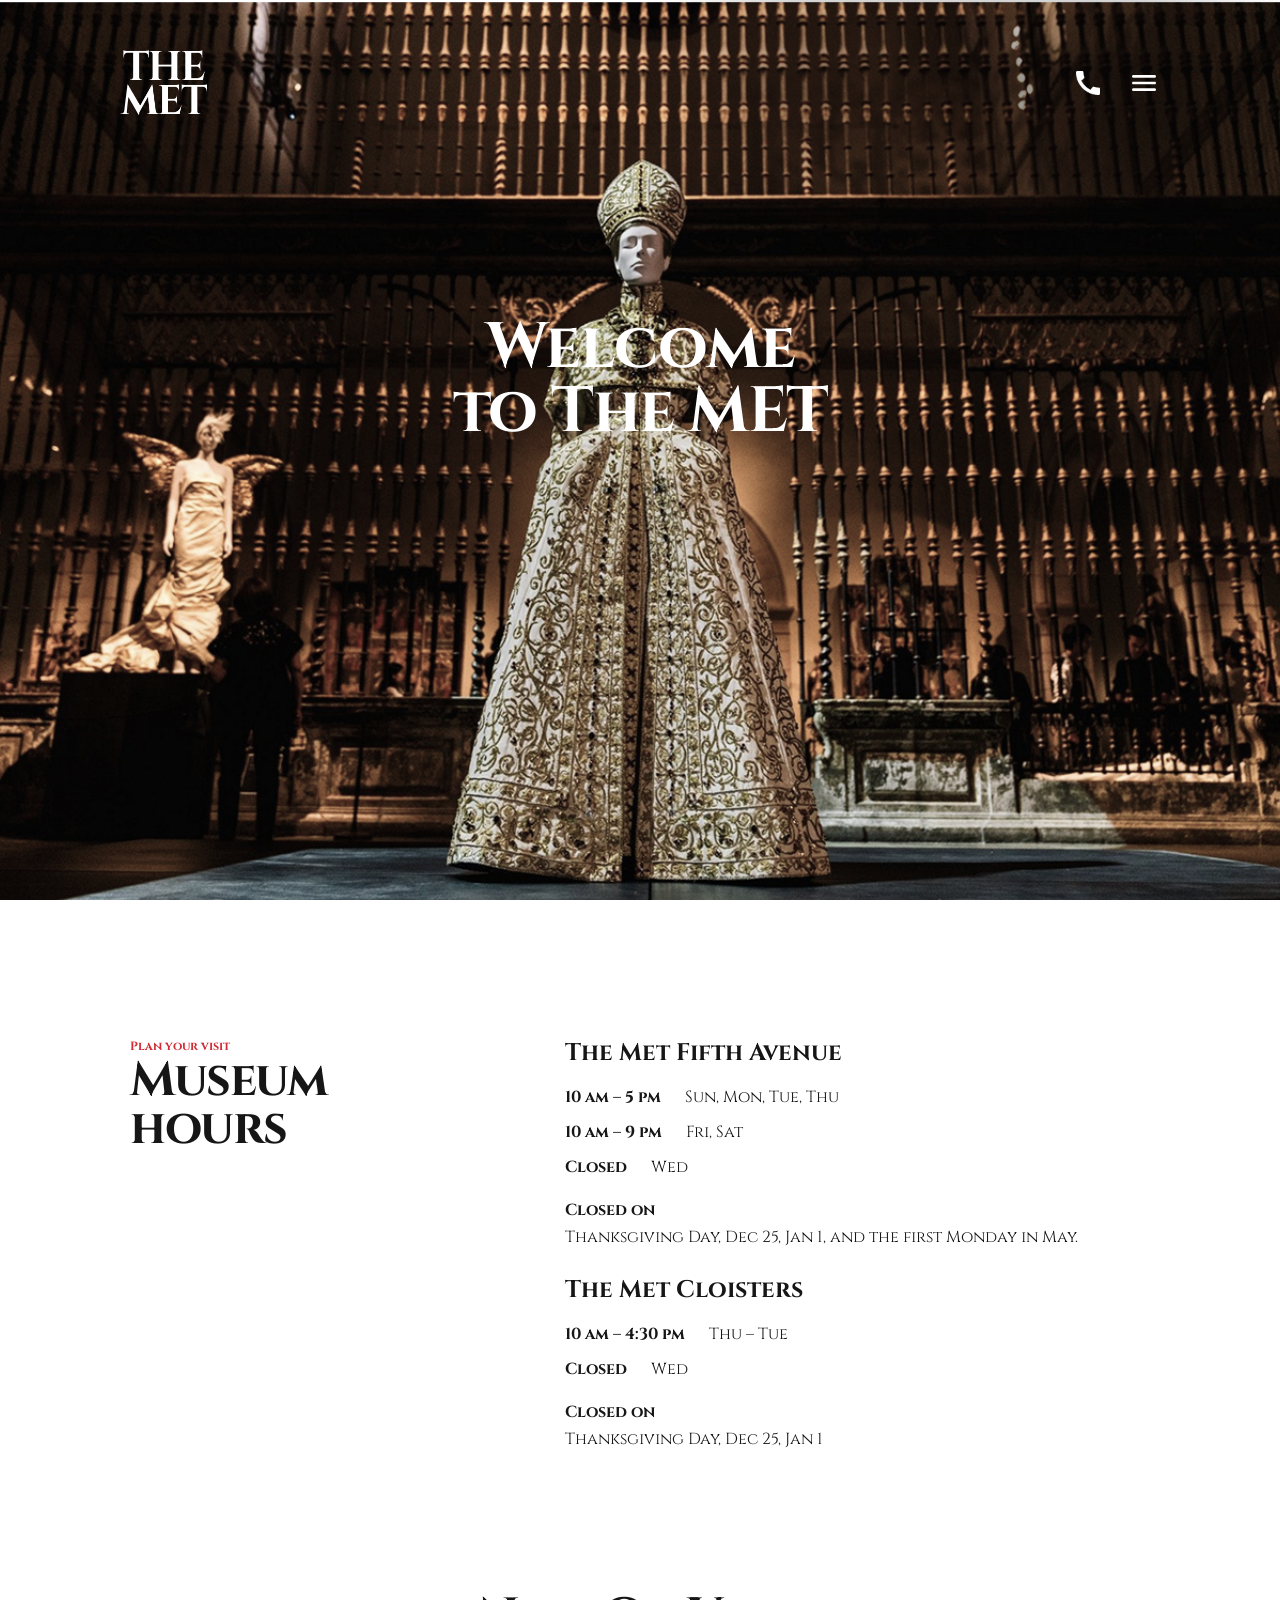
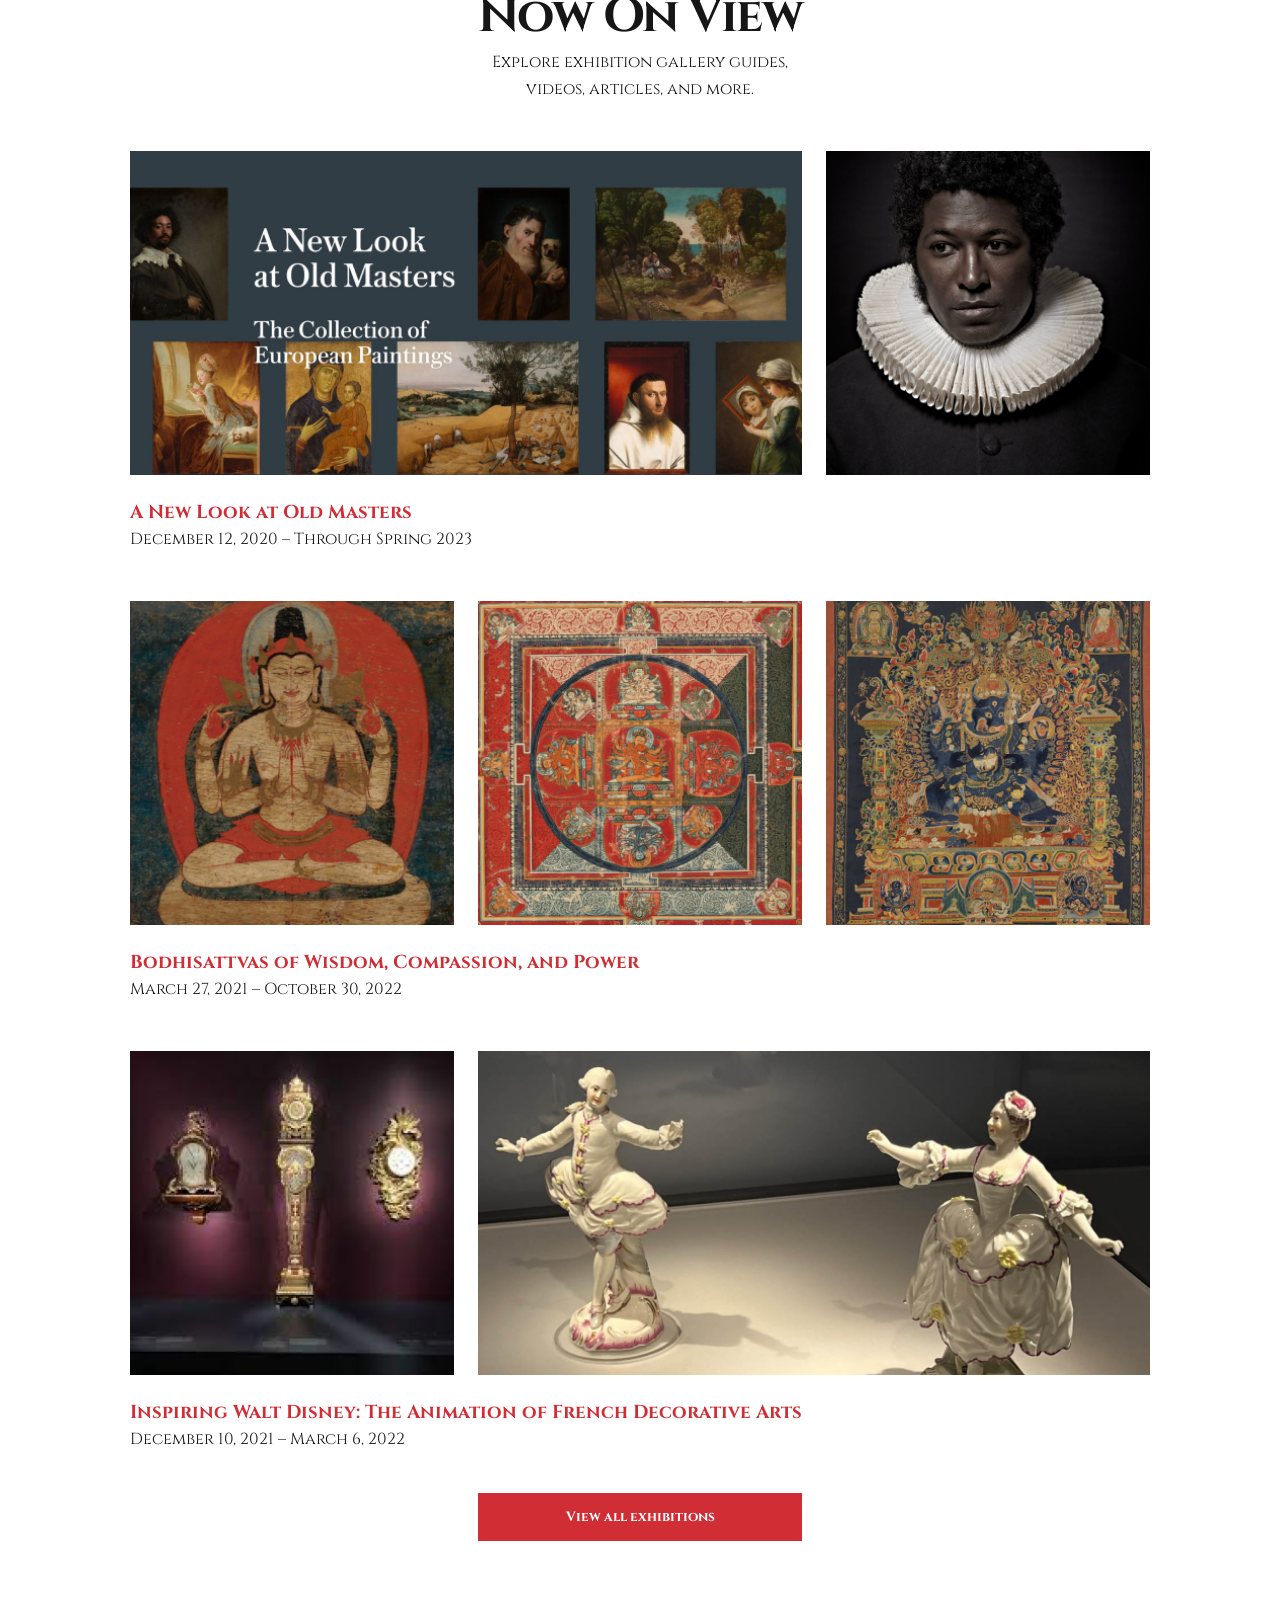
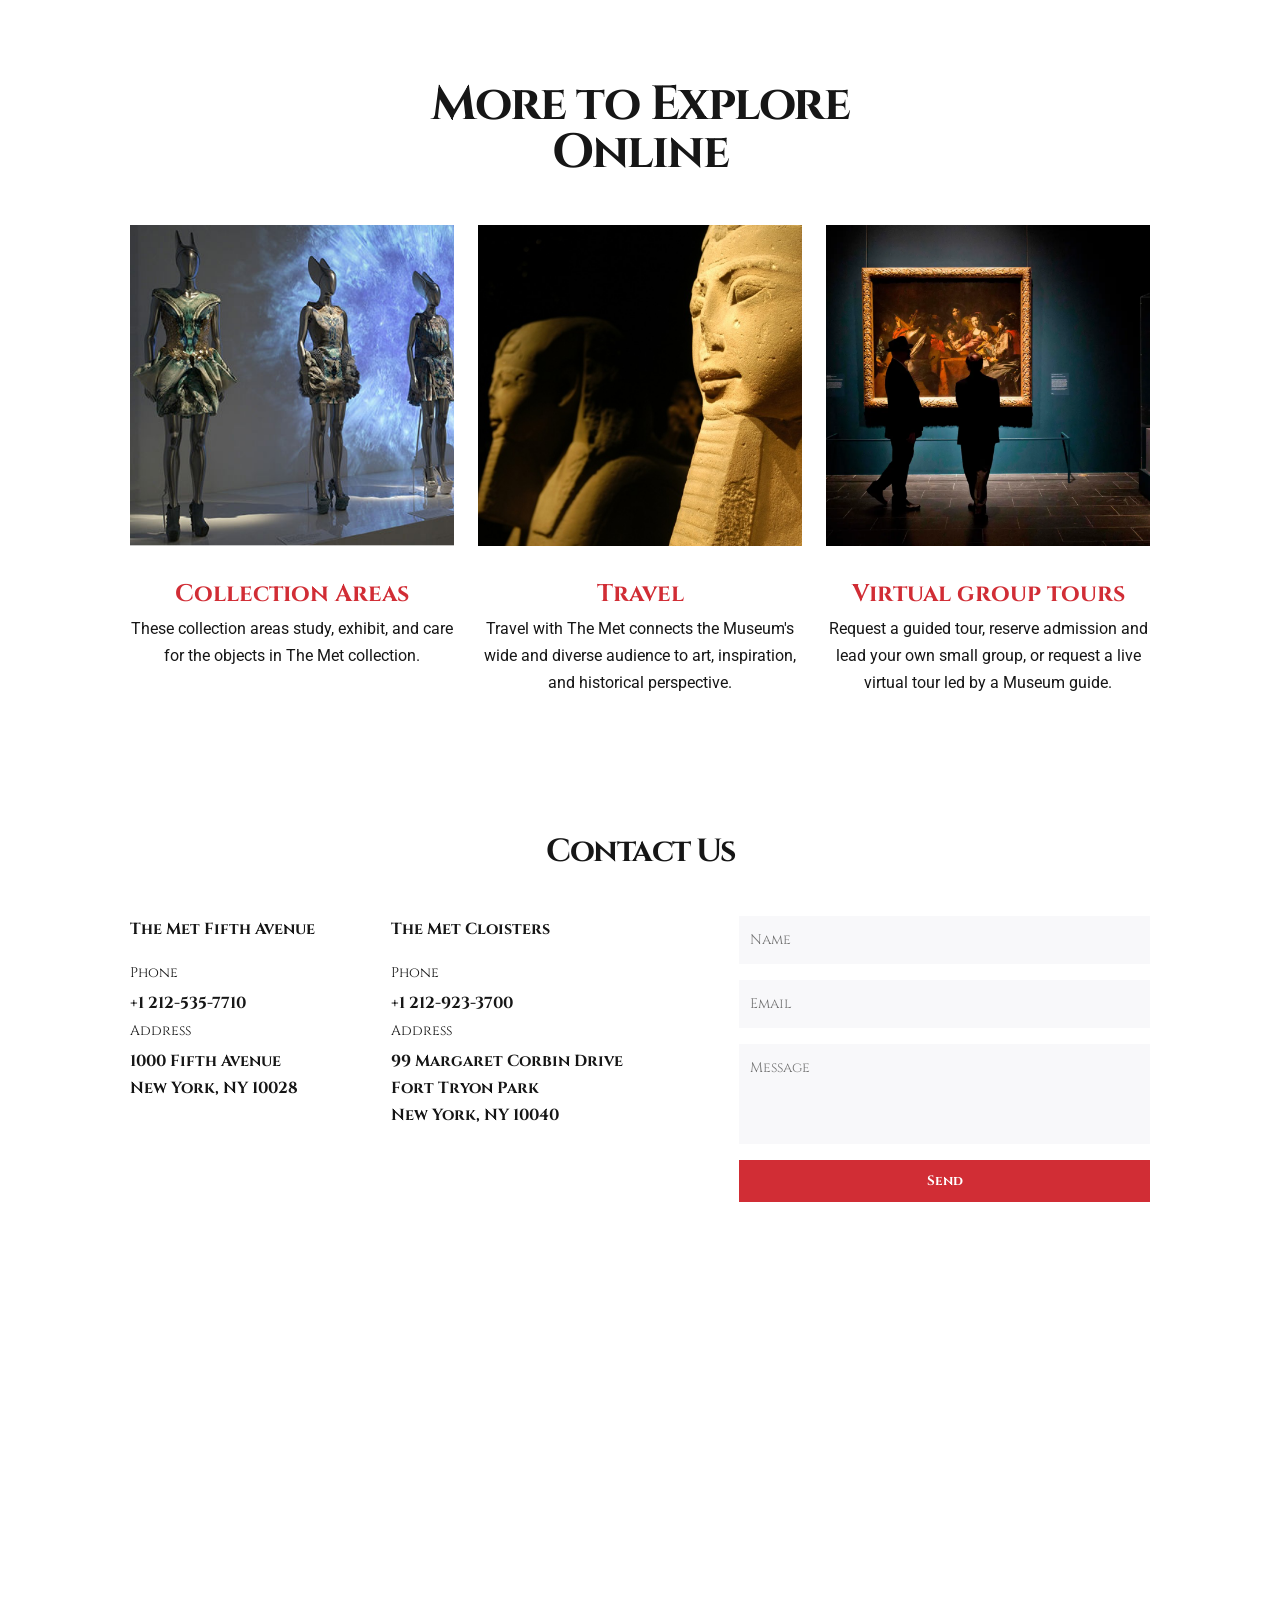
<file: index.html>
<!doctype html><html lang="en" class="page"><head><meta charset="utf-8"><meta name="viewport" content="width=device-width, initial-scale=1.0"><link rel="icon" href="logo-met.5398315d.png" type="image/png"><title>THE MET</title><link rel="preconnect" href="https://fonts.googleapis.com"><link rel="preconnect" href="https://fonts.gstatic.com"><link href="https://fonts.googleapis.com/css2?family=Cinzel:wght@400..900&family=Roboto:ital,wdth,wght@0,75..100,100..900;1,75..100,100..900&display=swap" rel="stylesheet"><link rel="preconnect" href="https://fonts.googleapis.com"><link rel="preconnect" href="https://fonts.gstatic.com"><link href="https://fonts.googleapis.com/css2?family=Roboto&display=swap" rel="stylesheet"><link rel="stylesheet" href="index.0f464f3c.css"><script src="index.cabb280d.js" defer></script></head><body class="page__body"> <header class="header"> <div class="header__content"> <div class="header__head top-bar"> <a href="#" class="top-bar__logo-link"> <img class="top-bar__logo" src="logo-met.5398315d.png" alt="Logo"> </a> <div class="top-bar__icons"> <div class="top-bar__phone"> <a href="#" class="icon icon--phone top-bar__phone-icon"></a> <div class="top-bar__phone-menu"> <div class="top-bar__phone-item"> <div class="top-bar__phone-label">The Met Fifth Avenue</div> <a href="tel:+1 212-535-7710" class="top-bar__phone-link"> +1 212-535-7710 </a> </div> <div class="top-bar__phone-item"> <div class="top-bar__phone-label">The Met Cloisters</div> <a href="tel:+1 212-923-3700" class="top-bar__phone-link"> +1 212-923-3700 </a> </div> </div> </div> <a href="#menu" class="icon icon--menu"></a> </div> </div> <div class="header__bottom"> <h1 class="header__title"> Welcome <br> to The MET </h1> </div> </div> </header> <aside class="menu page__menu" id="menu"> <div class="menu__content"> <div class="menu__top top-bar"> <a href="#" class="top-bar__logo-link"> <img class="top-bar__logo--menu" src="logo-met.5398315d.png" alt="Logo"> </a> <a href="#" class="icon icon--close"></a> </div> <div class="menu__bottom"> <nav class="menu__nav nav"> <ul class="nav__list"> <li class="menu__nav__item nav__item"> <a class="nav__link" href="#"> HOME </a> </li> <li class="menu__nav__item nav__item"> <a class="nav__link" href="#schedule"> ABOUT US </a> </li> <li class="menu__nav__item nav__item"> <a class="nav__link" href="#now-on-view"> NOW ON VIEW </a> </li> <li class="menu__nav__item nav__item"> <a class="nav__link" href="#explore-online"> EXPLORE ONLINE </a> </li> <li class="menu__nav__item nav__item"> <a class="nav__link" href="#contact"> CONTACTS </a> </li> </ul> </nav> <div class="menu__fifs-avenue"> <div class="menu__adress-fifth-avenu">THE MET FIFTH AVENUE</div> <a href="tel:+1 212-535-7710" class="menu__phone-fifth-avenu"> +1 212-535-7710 </a> </div> <div class="menu__cloisters"> <div class="menu__adress-cloisters">THE MET CLOISTERS</div> <a href="tel:+1 212-923-3700" class="menu__phone-fifth-cloisters"> +1 212-923-3700 </a> </div> <a href="tel:+1 212-923-3700" class="menu__call-to-order"> CALL TO OREDER </a> </div> </div> </aside> <main class="mains"> <div class="main"> <section class="schedule" id="schedule"> <h2 class="schedule__title section-title section-title--align--left"> <div class="plan-visit">Plan your visit</div> Museum hours </h2> <div class="schedule__list"> <div class="schedule__item"> <h3 class="schedule__museum-name">The Met Fifth Avenue</h3> <ul class="schedule__times"> <li class="schedule__time"> <span class="schedule__hours">10 am – 5 pm</span> <span class="schedule__days">Sun, Mon, Tue, Thu</span> </li> <li class="schedule__time"> <span class="schedule__hours">10 am – 9 pm</span> <span class="schedule__days">Fri, Sat</span> </li> <li class="schedule__time"> <span class="schedule__hours">Closed</span> <span class="schedule__days">Wed</span> </li> </ul> <div class="schedule__holiday"> <div class="schedule__holiday-title">Closed on</div> <div class="schedule__holiday-text"> Thanksgiving Day, Dec 25, Jan 1, and the first Monday in May. </div> </div> </div> <div class="schedule__item"> <h3 class="schedule__museum-name">The Met Cloisters</h3> <ul class="schedule__times"> <li class="schedule__time"> <span class="schedule__hours">10 am – 4:30 pm</span> <span class="schedule__days">Thu – Tue</span> </li> <li class="schedule__time"> <span class="schedule__hours">Closed</span> <span class="schedule__days">Wed</span> </li> </ul> <div class="schedule__holiday"> <div class="schedule__holiday-title">Closed on</div> <div class="schedule__holiday-text"> Thanksgiving Day, Dec 25, Jan 1 </div> </div> </div> </div> </section> <section class="now-on-view now-on-view____title" id="now-on-view"> <div class="now-on-view__title"> <h2 class="section-title">Now On View</h2> <div class="now-on-view__description"> Explore exhibition gallery guides, videos, articles, and more. </div> </div> <div class="now-on-view__wrapper"> <article class="category"> <div class="category__photos"> <a href="#" class="category__link category__link--wide"> <img src="on-view-1(1).84e7c8f0.png" alt="A New Look at Old Masters" class="category__photo category__photo--left"> </a> <a href="#" class="category__link category__link--square-small"> <img src="on-view-1(2).8382601b.png" alt="Masters" class="category__photo"> </a> </div> <div class="category__text"> <h3 class="category__title">A New Look at Old Masters</h3> <div class="category__description"> December 12, 2020 – Through Spring 2023 </div> </div> </article> <article class="category"> <div class="category__photos"> <a href="#" class="category__link category__link--square-big"> <img src="on-view-2(1).ab6de533.png" alt="Bodhisattvas" class="category__photo"> </a> <a href="#" class="category__link category__link--square-big"> <img src="on-view-2(2).23932fac.png" alt="Compassion" class="category__photo"> </a> <a href="#" class="category__link category__link--square-big category__link--square-big-none"> <img src="on-view-2(3).36c29d7e.png" alt="Power" class="category__photo"> </a> </div> <div class="category__text"> <h3 class="category__title"> Bodhisattvas of Wisdom, Compassion, and Power </h3> <div class="category__description"> March 27, 2021 – October 30, 2022 </div> </div> </article> <article class="category"> <div class="category__photos"> <a href="#" class="category__link category__link--square-small"> <img src="on-view-3(1).e1993b86.png" alt="Inspiring Walt Disney" class="category__photo"> </a> <a href="#" class="category__link category__link--wide"> <img src="on-view-3(2).612a2049.png" alt="Inspiring Walt Disney" class="category__photo category__photo--right"> </a> </div> <div class="category__text"> <h3 class="category__title"> Inspiring Walt Disney: The Animation of French Decorative Arts </h3> <div class="category__description"> December 10, 2021 – March 6, 2022 </div> </div> </article> </div> <div class="now-on-view__buttons"> <button class="now-on-view__button" type="submit"> View all exhibitions </button> </div> </section> <section class="explore-online" id="explore-online"> <div class="recommended__title"> <h2 class="section-title">More to Explore Online</h2> </div> <div class="recommended__topics"> <article class="recommended__topic topic"> <img src="colection-areas.fb5b8670.png" alt="Collection Areas" class="topic__photo"> <h3 class="topic__title">Collection Areas</h3> <p class="topic__description"> These collection areas study, exhibit, and care for the objects in The Met collection. </p> </article> <article class="recommended__topic topic"> <img src="travel.8da85fc9.png" alt="Travel" class="topic__photo"> <h3 class="topic__title">Travel</h3> <p class="topic__description"> Travel with The Met connects the Museum's wide and diverse audience to art, inspiration, and historical perspective. </p> </article> <article class="recommended__topic topic"> <img src="virtual-group-tours.483b1738.png" alt="Virtual group tours" class="topic__photo"> <h3 class="topic__title">Virtual group tours</h3> <p class="topic__description"> Request a guided tour, reserve admission and lead your own small group, or request a live virtual tour led by a Museum guide. </p> </article> </div> </section> <section class="contact" id="contact"> <h2 class="contact__title section-title">Contact Us</h2> <div class="contact__grid"> <div class="contact__info contact__info--fifth-avenue"> <h3 class="contact__museum-name">The Met Fifth Avenue</h3> <div class="contact__label">Phone</div> <a href="tel:+1 212-535-7710" class="contact__text"> +1 212-535-7710 </a> <div class="contact__label">Address</div> <a href="https://www.google.com.ua/maps/place/%D0%A4%D0%BE%D1%80%D1%82+%D0%A2%D1%80%D0%B8%D0%BE%D0%BD/@40.8618241,-73.933001,17z/data=!3m1!4b1!4m6!3m5!1s0x89c2f40178ae3dc5:0x7b001555e427f9e0!8m2!3d40.8618241!4d-73.933001!16s%2Fg%2F11cn9r7ctp?hl=ru&entry=ttu&g_ep=EgoyMDI1MDQwNi4wIKXMDSoASAFQAw%3D%3D" target="_blank" class="contact__text"> 1000 Fifth Avenue <br> New York, NY 10028 </a> </div> <div class="contact__info contact__info--cloisters"> <h3 class="contact__museum-name">The Met Cloisters</h3> <div class="contact__label">Phone</div> <a href="tel:+1 212-923-3700" class="contact__text"> +1 212-923-3700 </a> <div class="contact__label">Address</div> <a href="https://www.google.com.ua/maps/place/%D0%9C%D1%83%D0%B7%D0%B5%D0%B9+%D0%9A%D0%BB%D0%BE%D0%B9%D1%81%D1%82%D0%B5%D1%80%D1%81/@40.8648668,-73.9343023,17z/data=!3m1!4b1!4m6!3m5!1s0x89c2f40170f2a62b:0x9191e7fa95df29ad!8m2!3d40.8648628!4d-73.9317274!16zL20vMDFyczdi?hl=ru&entry=ttu&g_ep=EgoyMDI1MDQwNi4wIKXMDSoASAFQAw%3D%3D" target="_blank" class="contact__text"> 99 Margaret Corbin Drive <br> Fort Tryon Park <br> New York, NY 10040 <br> </a> </div> <form class="contact__form" onsubmit="this.reset(); return false;"> <input class="contact__input" type="text" placeholder="Name" required> <input class="contact__input" type="email" placeholder="Email" required> <textarea class="contact__textarea" placeholder="Message" required></textarea> <button class="contact__button" type="submit"> Send </button> </form> </div> </section> </div> </main> <footer class="footer"></footer> </body></html>
</file>
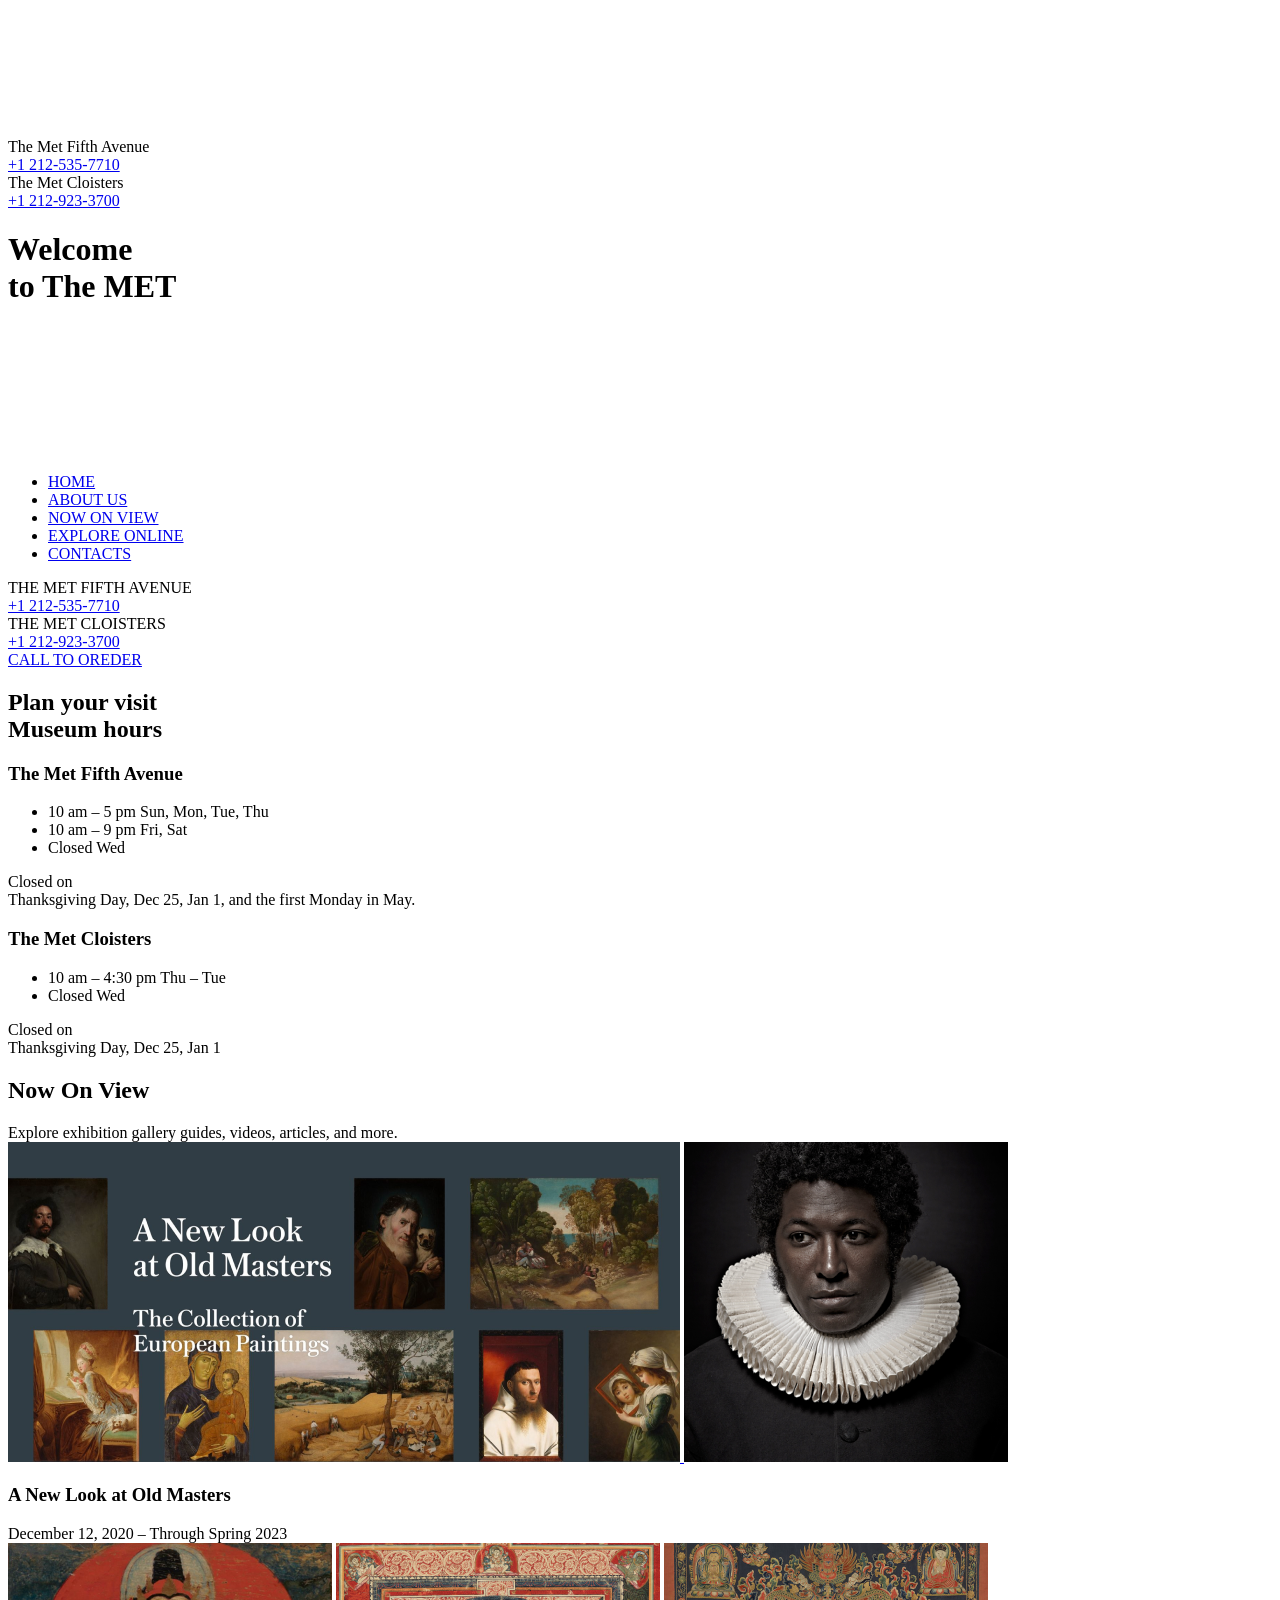
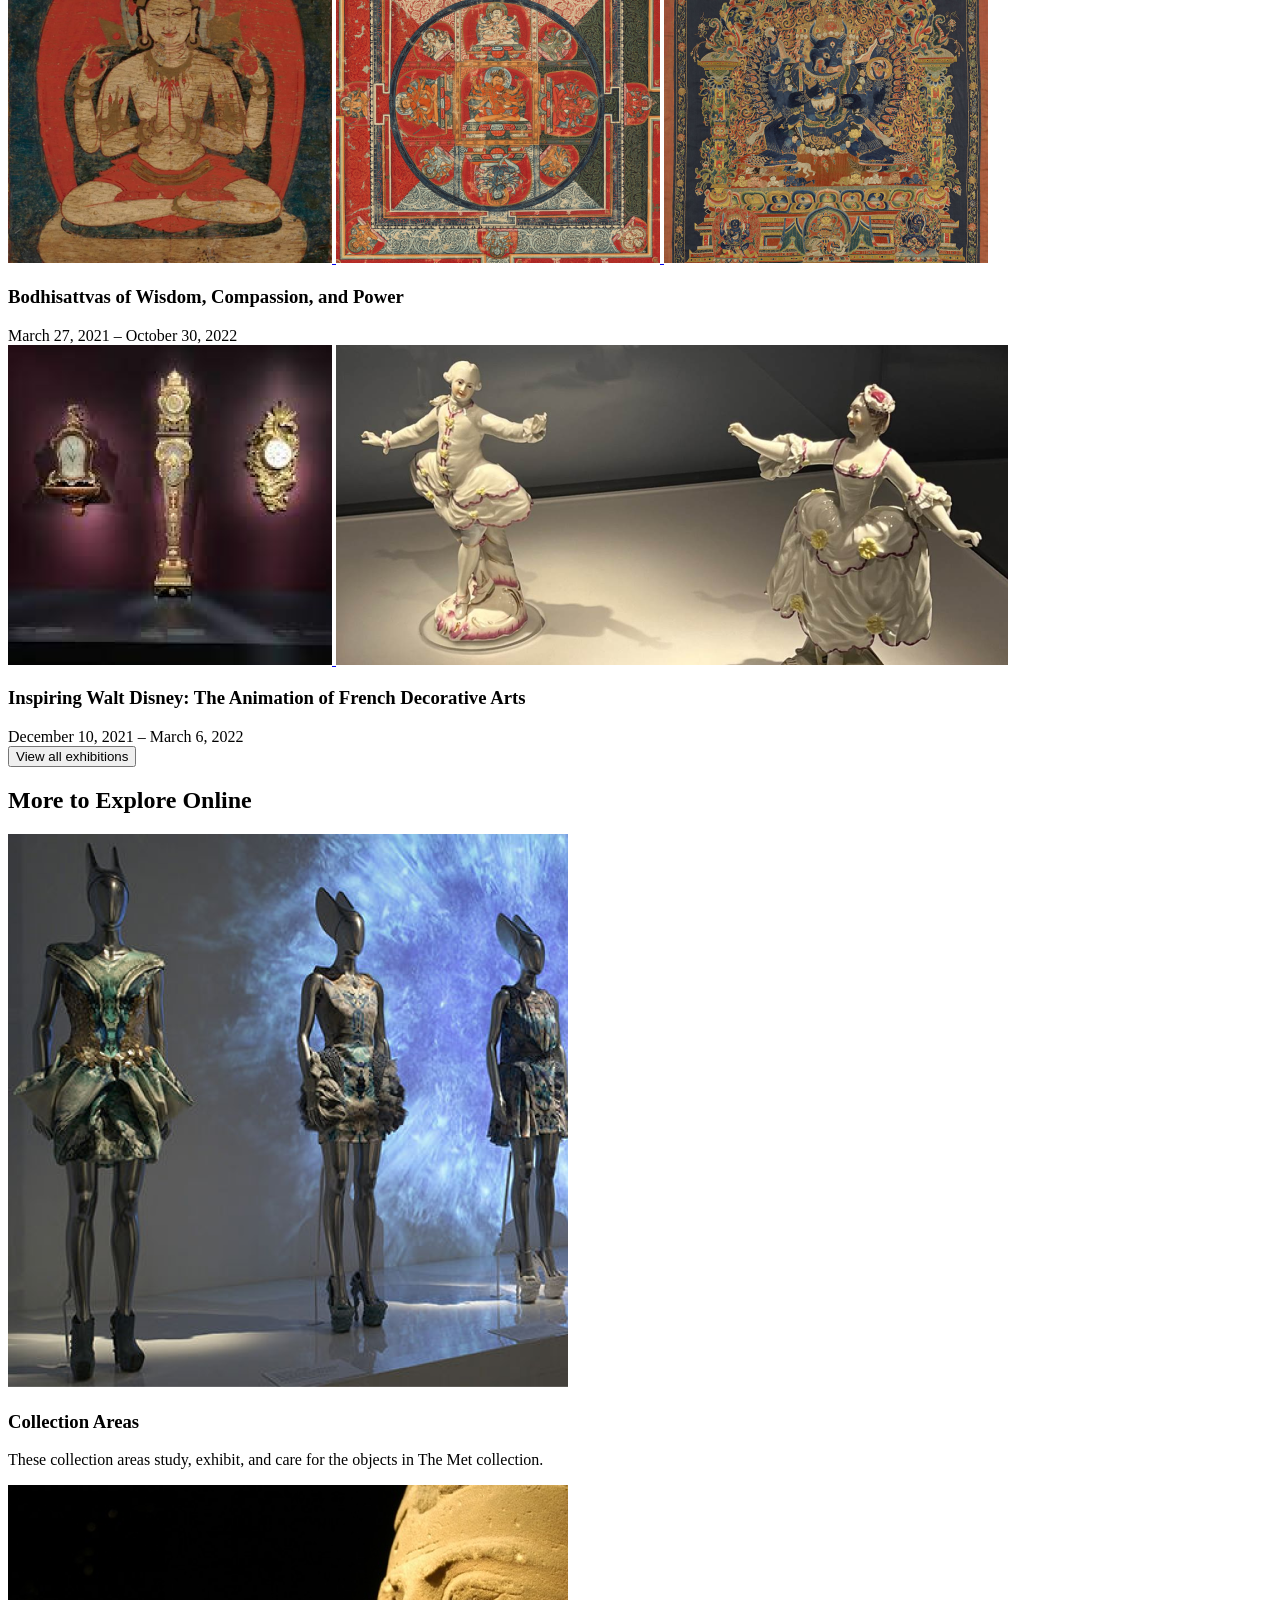
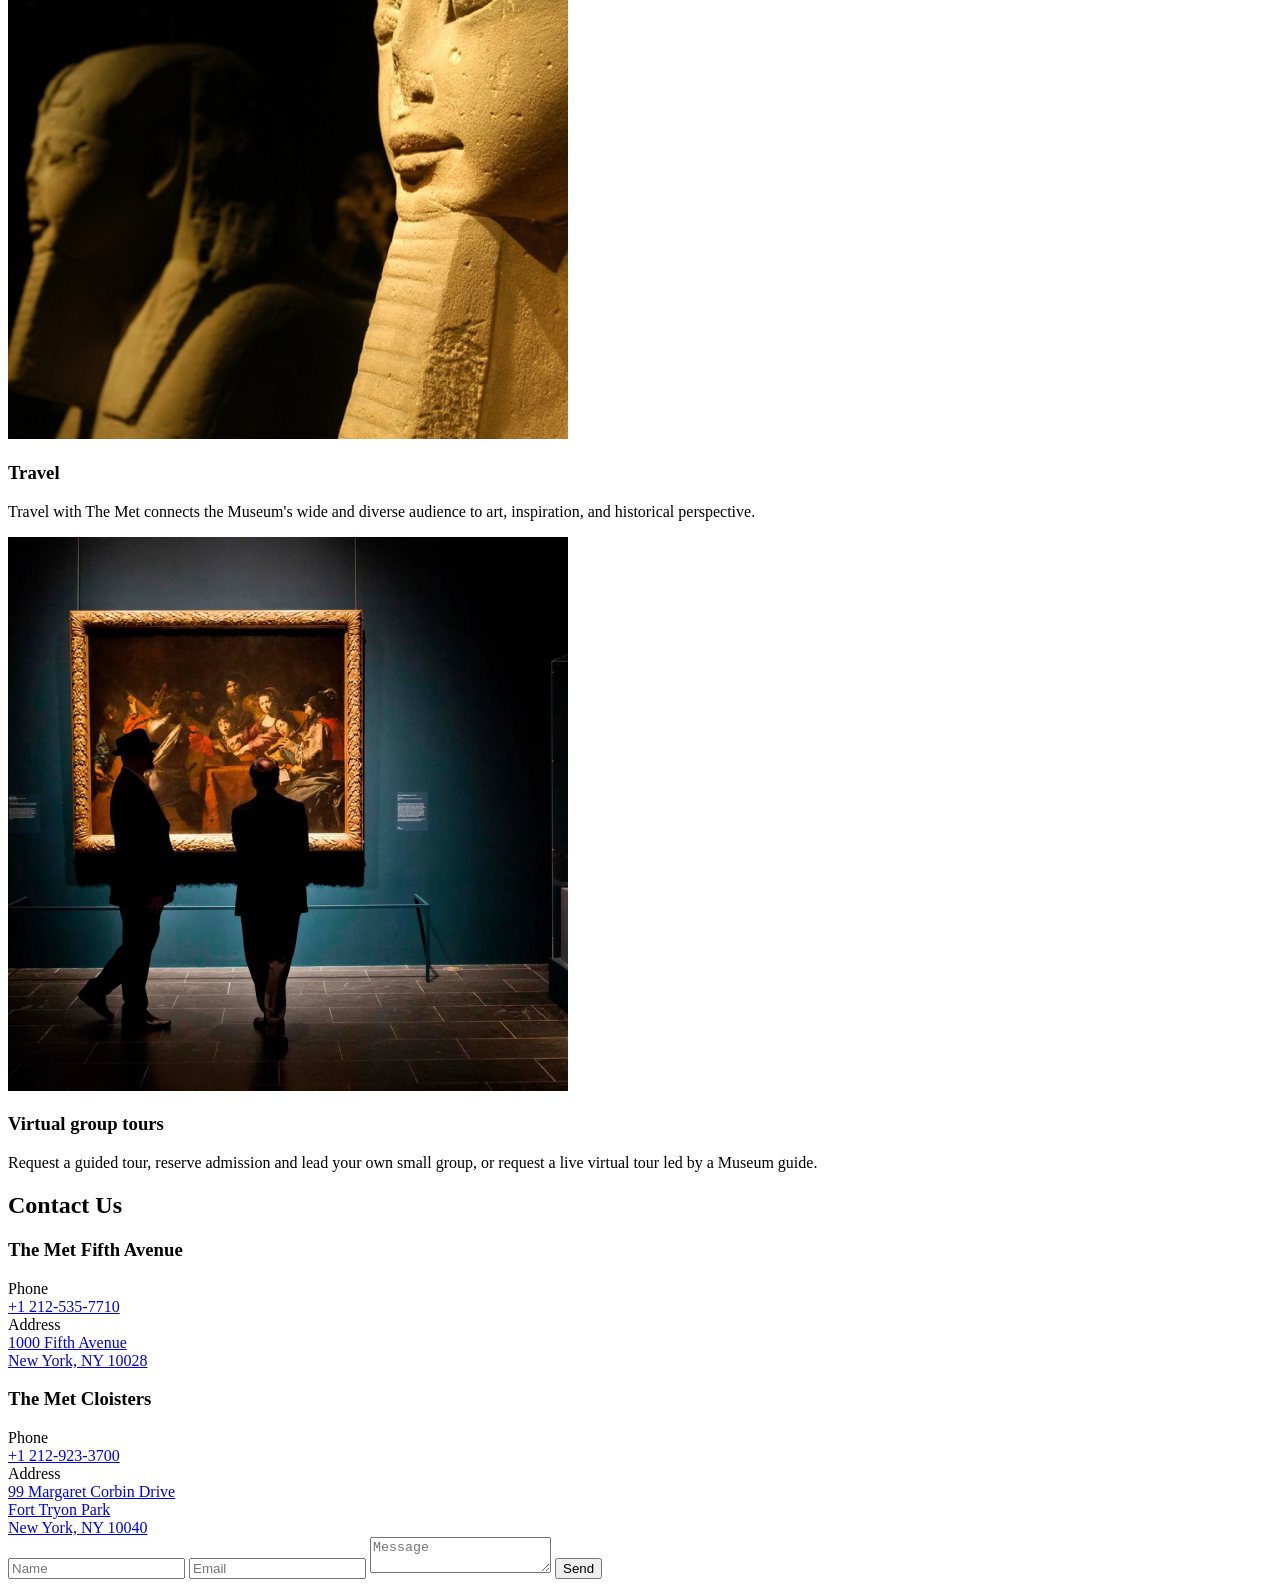
<file: src/index.html>
<!--#region HEAD-->
<!doctype html>
<html
  lang="en"
  class="page"
>
  <head>
    <meta charset="UTF-8" />
    <meta
      name="viewport"
      content="width=device-width, initial-scale=1.0"
    />
    <link
      rel="icon"
      href="./images/logo-met.png"
      type="image/png"
    />
    <title>THE MET</title>
    <link
      rel="preconnect"
      href="https://fonts.googleapis.com"
    />
    <link
      rel="preconnect"
      href="https://fonts.gstatic.com"
    />
    <link
      href="https://fonts.googleapis.com/css2?family=Cinzel:wght@400..900&family=Roboto:ital,wdth,wght@0,75..100,100..900;1,75..100,100..900&display=swap"
      rel="stylesheet"
    />
    <link
      rel="preconnect"
      href="https://fonts.googleapis.com"
    />
    <link
      rel="preconnect"
      href="https://fonts.gstatic.com"
    />
    <link
      href="https://fonts.googleapis.com/css2?family=Roboto&display=swap"
      rel="stylesheet"
    />
    <link
      rel="stylesheet"
      href="./styles/main.scss"
    />
    <script
      src="scripts/main.js"
      defer
    ></script>
  </head>

  <!-- #endregion -->

  <body class="page__body">
    <header class="header">
      <div class="header__content">
        <div class="top-bar header__head">
          <a
            href="#"
            class="top-bar__logo-link"
          >
            <img
              class="top-bar__logo"
              src="./images/logo-met.png"
              alt="Logo"
            />
          </a>

          <div class="top-bar__icons">
            <div class="top-bar__phone">
              <a
                href="#"
                class="top-bar__phone-icon icon icon--phone"
              ></a>

              <div class="top-bar__phone-menu">
                <div class="top-bar__phone-item">
                  <div class="top-bar__phone-label">The Met Fifth Avenue</div>
                  <a
                    href="tel:+1 212-535-7710"
                    class="top-bar__phone-link"
                  >
                    +1 212-535-7710
                  </a>
                </div>
                <div class="top-bar__phone-item">
                  <div class="top-bar__phone-label">The Met Cloisters</div>
                  <a
                    href="tel:+1 212-923-3700"
                    class="top-bar__phone-link"
                  >
                    +1 212-923-3700
                  </a>
                </div>
              </div>
            </div>

            <a
              href="#menu"
              class="icon icon--menu"
            ></a>
          </div>
        </div>

        <div class="header__bottom">
          <h1 class="header__title">
            Welcome
            <br />
            to The MET
          </h1>
        </div>
      </div>
    </header>

    <aside
      class="page__menu menu"
      id="menu"
    >
      <div class="menu__content">
        <div class="top-bar menu__top">
          <a
            href="#"
            class="top-bar__logo-link"
          >
            <img
              class="top-bar__logo--menu"
              src="./images/logo-met.png"
              alt="Logo"
            />
          </a>
          <a
            href="#"
            class="icon icon--close"
          ></a>
        </div>
        <div class="menu__bottom">
          <nav class="nav menu__nav">
            <ul class="nav__list">
              <li class="nav__item menu__nav__item">
                <a
                  class="nav__link"
                  href="#"
                >
                  HOME
                </a>
              </li>
              <li class="nav__item menu__nav__item">
                <a
                  class="nav__link"
                  href="#schedule"
                >
                  ABOUT US
                </a>
              </li>
              <li class="nav__item menu__nav__item">
                <a
                  class="nav__link"
                  href="#now-on-view"
                >
                  NOW ON VIEW
                </a>
              </li>
              <li class="nav__item menu__nav__item">
                <a
                  class="nav__link"
                  href="#explore-online"
                >
                  EXPLORE ONLINE
                </a>
              </li>
              <li class="nav__item menu__nav__item">
                <a
                  class="nav__link"
                  href="#contact"
                >
                  CONTACTS
                </a>
              </li>
            </ul>
          </nav>
          <div class="menu__fifs-avenue">
            <div class="menu__adress-fifth-avenu">THE MET FIFTH AVENUE</div>
            <a
              href="tel:+1 212-535-7710"
              class="menu__phone-fifth-avenu"
            >
              +1 212-535-7710
            </a>
          </div>
          <div class="menu__cloisters">
            <div class="menu__adress-cloisters">THE MET CLOISTERS</div>
            <a
              href="tel:+1 212-923-3700"
              class="menu__phone-fifth-cloisters"
            >
              +1 212-923-3700
            </a>
          </div>
          <a
            href="tel:+1 212-923-3700"
            class="menu__call-to-order"
          >
            CALL TO OREDER
          </a>
        </div>
      </div>
    </aside>

    <main class="mains">
      <div class="main">
        <section
          class="schedule"
          id="schedule"
        >
          <h2 class="schedule__title section-title section-title--align--left">
            <div class="plan-visit">Plan your visit</div>
            Museum hours
          </h2>
          <div class="schedule__list">
            <div class="schedule__item">
              <h3 class="schedule__museum-name">The Met Fifth Avenue</h3>
              <ul class="schedule__times">
                <li class="schedule__time">
                  <span class="schedule__hours">10 am – 5 pm</span>
                  <span class="schedule__days">Sun, Mon, Tue, Thu</span>
                </li>
                <li class="schedule__time">
                  <span class="schedule__hours">10 am – 9 pm</span>
                  <span class="schedule__days">Fri, Sat</span>
                </li>
                <li class="schedule__time">
                  <span class="schedule__hours">Closed</span>
                  <span class="schedule__days">Wed</span>
                </li>
              </ul>
              <div class="schedule__holiday">
                <div class="schedule__holiday-title">Closed on</div>
                <div class="schedule__holiday-text">
                  Thanksgiving Day, Dec 25, Jan 1, and the first Monday in May.
                </div>
              </div>
            </div>
            <div class="schedule__item">
              <h3 class="schedule__museum-name">The Met Cloisters</h3>
              <ul class="schedule__times">
                <li class="schedule__time">
                  <span class="schedule__hours">10 am – 4:30 pm</span>
                  <span class="schedule__days">Thu – Tue</span>
                </li>
                <li class="schedule__time">
                  <span class="schedule__hours">Closed</span>
                  <span class="schedule__days">Wed</span>
                </li>
              </ul>
              <div class="schedule__holiday">
                <div class="schedule__holiday-title">Closed on</div>
                <div class="schedule__holiday-text">
                  Thanksgiving Day, Dec 25, Jan 1
                </div>
              </div>
            </div>
          </div>
        </section>
        <section
          class="now-on-view now-on-view____title"
          id="now-on-view"
        >
          <div class="now-on-view__title">
            <h2 class="section-title">Now On View</h2>
            <div class="now-on-view__description">
              Explore exhibition gallery guides, videos, articles, and more.
            </div>
          </div>
          <div class="now-on-view__wrapper">
            <article class="category">
              <div class="category__photos">
                <a
                  href="#"
                  class="category__link category__link--wide"
                >
                  <img
                    src="images/on-view/on-view-1(1).png"
                    alt="A New Look at Old Masters"
                    class="category__photo category__photo--left"
                  />
                </a>
                <a
                  href="#"
                  class="category__link category__link--square-small"
                >
                  <img
                    src="images/on-view/on-view-1(2).png"
                    alt="Masters"
                    class="category__photo"
                  />
                </a>
              </div>
              <div class="category__text">
                <h3 class="category__title">A New Look at Old Masters</h3>
                <div class="category__description">
                  December 12, 2020 – Through Spring 2023
                </div>
              </div>
            </article>
            <article class="category">
              <div class="category__photos">
                <a
                  href="#"
                  class="category__link category__link--square-big"
                >
                  <img
                    src="images/on-view/on-view-2(1).png"
                    alt="Bodhisattvas"
                    class="category__photo"
                  />
                </a>
                <a
                  href="#"
                  class="category__link category__link--square-big"
                >
                  <img
                    src="images/on-view/on-view-2(2).png"
                    alt="Compassion"
                    class="category__photo"
                  />
                </a>
                <a
                  href="#"
                  class="category__link category__link--square-big category__link--square-big-none"
                >
                  <img
                    src="images/on-view/on-view-2(3).png"
                    alt="Power"
                    class="category__photo"
                  />
                </a>
              </div>
              <div class="category__text">
                <h3 class="category__title">
                  Bodhisattvas of Wisdom, Compassion, and Power
                </h3>
                <div class="category__description">
                  March 27, 2021 – October 30, 2022
                </div>
              </div>
            </article>
            <article class="category">
              <div class="category__photos">
                <a
                  href="#"
                  class="category__link category__link--square-small"
                >
                  <img
                    src="images/on-view/on-view-3(1).png"
                    alt="Inspiring Walt Disney"
                    class="category__photo"
                  />
                </a>
                <a
                  href="#"
                  class="category__link category__link--wide"
                >
                  <img
                    src="images/on-view/on-view-3(2).png"
                    alt="Inspiring Walt Disney"
                    class="category__photo category__photo--right"
                  />
                </a>
              </div>
              <div class="category__text">
                <h3 class="category__title">
                  Inspiring Walt Disney: The Animation of French Decorative Arts
                </h3>
                <div class="category__description">
                  December 10, 2021 – March 6, 2022
                </div>
              </div>
            </article>
          </div>
          <div class="now-on-view__buttons">
            <button
              class="now-on-view__button"
              type="submit"
            >
              View all exhibitions
            </button>
          </div>
        </section>
        <section
          class="explore-online"
          id="explore-online"
        >
          <div class="recommended__title">
            <h2 class="section-title">More to Explore Online</h2>
          </div>
          <div class="recommended__topics">
            <article class="topic recommended__topic">
              <img
                src="images/colection-areas.png"
                alt="Collection Areas"
                class="topic__photo"
              />
              <h3 class="topic__title">Collection Areas</h3>
              <p class="topic__description">
                These collection areas study, exhibit, and care for the objects
                in The Met collection.
              </p>
            </article>
            <article class="topic recommended__topic">
              <img
                src="images/travel.png"
                alt="Travel"
                class="topic__photo"
              />
              <h3 class="topic__title">Travel</h3>
              <p class="topic__description">
                Travel with The Met connects the Museum's wide and diverse
                audience to art, inspiration, and historical perspective.
              </p>
            </article>
            <article class="topic recommended__topic">
              <img
                src="images/virtual-group-tours.png"
                alt="Virtual group tours"
                class="topic__photo"
              />
              <h3 class="topic__title">Virtual group tours</h3>
              <p class="topic__description">
                Request a guided tour, reserve admission and lead your own small
                group, or request a live virtual tour led by a Museum guide.
              </p>
            </article>
          </div>
        </section>
        <section
          class="contact"
          id="contact"
        >
          <h2 class="contact__title section-title">Contact Us</h2>
          <div class="contact__grid">
            <div class="contact__info contact__info--fifth-avenue">
              <h3 class="contact__museum-name">The Met Fifth Avenue</h3>
              <div class="contact__label">Phone</div>
              <a
                href="tel:+1 212-535-7710"
                class="contact__text"
              >
                +1 212-535-7710
              </a>
              <div class="contact__label">Address</div>
              <a
                href="https://www.google.com.ua/maps/place/%D0%A4%D0%BE%D1%80%D1%82+%D0%A2%D1%80%D0%B8%D0%BE%D0%BD/@40.8618241,-73.933001,17z/data=!3m1!4b1!4m6!3m5!1s0x89c2f40178ae3dc5:0x7b001555e427f9e0!8m2!3d40.8618241!4d-73.933001!16s%2Fg%2F11cn9r7ctp?hl=ru&entry=ttu&g_ep=EgoyMDI1MDQwNi4wIKXMDSoASAFQAw%3D%3D"
                target="_blank"
                class="contact__text"
              >
                1000 Fifth Avenue
                <br />
                New York, NY 10028
              </a>
            </div>
            <div class="contact__info contact__info--cloisters">
              <h3 class="contact__museum-name">The Met Cloisters</h3>
              <div class="contact__label">Phone</div>
              <a
                href="tel:+1 212-923-3700"
                class="contact__text"
              >
                +1 212-923-3700
              </a>
              <div class="contact__label">Address</div>
              <a
                href="https://www.google.com.ua/maps/place/%D0%9C%D1%83%D0%B7%D0%B5%D0%B9+%D0%9A%D0%BB%D0%BE%D0%B9%D1%81%D1%82%D0%B5%D1%80%D1%81/@40.8648668,-73.9343023,17z/data=!3m1!4b1!4m6!3m5!1s0x89c2f40170f2a62b:0x9191e7fa95df29ad!8m2!3d40.8648628!4d-73.9317274!16zL20vMDFyczdi?hl=ru&entry=ttu&g_ep=EgoyMDI1MDQwNi4wIKXMDSoASAFQAw%3D%3D"
                target="_blank"
                class="contact__text"
              >
                99 Margaret Corbin Drive
                <br />
                Fort Tryon Park
                <br />
                New York, NY 10040
                <br />
              </a>
            </div>
            <form
              class="contact__form"
              onsubmit="this.reset(); return false;"
            >
              <input
                class="contact__input"
                type="text"
                placeholder="Name"
                required
              />
              <input
                class="contact__input"
                type="email"
                placeholder="Email"
                required
              />
              <textarea
                class="contact__textarea"
                placeholder="Message"
                required
              ></textarea>
              <button
                class="contact__button"
                type="submit"
              >
                Send
              </button>
            </form>
          </div>
        </section>
      </div>
    </main>

    <footer class="footer"></footer>
  </body>
</html>
</file>
<file: index.0f464f3c.css>
@keyframes fade-in{0%{opacity:0}to{opacity:1}}@keyframes fade-in-right{0%{opacity:0;transform:translate(100%)}to{opacity:1;transform:translate(0,0)}}@keyframes fade-in-left{0%{opacity:0;transform:translate(-100%)}to{opacity:1;transform:translate(0,0)}}@keyframes fade-in-bottom{0%{opacity:0;transform:translateY(100%)}to{opacity:1;transform:translate(0,0)}}.header{background-image:url(bg-header.3419875d.png);background-position:50%;background-size:cover}.header__content{-ms-flex-direction:column;flex-direction:column;-ms-flex-pack:justify;justify-content:space-between;height:100vh;display:-ms-flexbox;display:flex}.header__bottom{padding-bottom:288px;padding-left:20px;padding-right:20px;animation:1s ease-out fade-in-right}@media (min-width:576px){.header__bottom{max-width:600px;margin-left:auto;margin-right:auto;padding-left:72px;padding-right:72px}}@media (min-width:1024px){.header__bottom{max-width:1020px;margin-left:auto;margin-right:auto;padding-left:120px;padding-right:120px}}@media (min-width:576px){.header__bottom{padding-bottom:456px}}.header__title{color:#fff;text-align:center;letter-spacing:-1.5px;margin:0;font-size:40px;font-weight:700;line-height:100%}@media (min-width:576px){.header__title{font-size:64px}}a{color:inherit;text-decoration:none}.page{scroll-behavior:smooth;color:#161616;font-family:Cinzel,serif;font-size:16px;line-height:27px}.page:has(.page__menu:target){overflow:hidden}.page__body{min-width:320px;margin:0}.page__menu{pointer-events:none;opacity:0;transition:all .5s;position:fixed;top:0;left:0;right:0;transform:translate(100%)}.page__menu:target{pointer-events:all;opacity:1;transform:translate(0)}.top-bar{-ms-flex-pack:justify;justify-content:space-between;-ms-flex-align:center;align-items:center;padding:25px 20px;animation:1s ease-out fade-in;display:-ms-flexbox;display:flex}@media (min-width:576px){.top-bar{padding-left:72px;padding-right:72px}}@media (min-width:1024px){.top-bar{padding-left:120px;padding-right:120px}}@media (min-width:576px){.top-bar{padding-top:50px;padding-bottom:50px}}.top-bar__phone{position:relative}.top-bar__phone-menu{z-index:1000;color:#fff;border-radius:8px;-ms-flex-direction:column;flex-direction:column;gap:8px;padding-right:16px;font-weight:700;display:none;position:absolute;left:-201px;transform:translateY(-60%)}.top-bar__phone:hover .top-bar__phone-menu{display:-ms-flexbox;display:flex}.top-bar__phone-item{-ms-flex-direction:column;flex-direction:column;-ms-flex-align:end;align-items:end;display:-ms-flexbox;display:flex}.top-bar__phone-label{display:-ms-flexbox;display:flex}.top-bar__phone-link{color:#fff;text-decoration:none}.top-bar__logo-link{display:-ms-flexbox;display:flex}.top-bar__logo{width:64px;height:46px;transition:transform .5s}.top-bar__logo:hover{transform:scale(1.2)}@media (min-width:576px){.top-bar__logo{width:87px;height:65px}}.top-bar__logo--menu{width:64px;height:46px;transition:transform .5s}.top-bar__logo--menu:hover{transform:scale(1.2)}@media (min-width:576px){.top-bar__logo--menu{width:64px;height:46px}}@media (min-width:1024px){.top-bar__logo--menu{width:87px;height:65px}}.top-bar__icons{display:-ms-flexbox;display:flex}.icon{background:0 0/cover no-repeat;width:24px;height:24px;transition:transform .5s;display:block}.icon:hover{transform:scale(1.2)}@media (min-width:576px){.icon{width:32px;height:32px}}@media (min-width:1024px){.icon{width:32px;height:32px}}.icon--phone{background-image:url(icon-phone.46b71101.png)}.icon--menu{background-image:url(icon-menu.edc984a1.png);margin-left:24px}.icon--menu:hover{background-image:url(icon-menu-hover.876b3e4b.png)}.icon--close{background-image:url(icon-close.1feaa7f9.png)}@media (min-width:576px){.icon--close{width:24px;height:24px}}@media (min-width:1024px){.icon--close{width:32px;height:32px}}.menu{box-sizing:border-box;color:#fff;text-transform:uppercase;background-color:#d12d35;height:100vh;padding-bottom:39px;font-size:22px;font-weight:700;line-height:22px;overflow:auto}.menu__top{z-index:1;background-color:#d12d35;padding-top:25px;padding-bottom:40px;position:sticky;top:0}@media (min-width:576px){.menu__top{padding-top:32px}}@media (min-width:1024px){.menu__top{padding-bottom:32px}}.menu__bottom{padding-left:20px;padding-right:20px}@media (min-width:576px){.menu__bottom{max-width:600px;margin-left:auto;margin-right:auto;padding-left:72px;padding-right:72px}}@media (min-width:1024px){.menu__bottom{max-width:1020px;margin-left:auto;margin-right:auto;padding-top:23px;padding-left:120px;padding-right:120px}}.menu__fifs-avenue{color:inherit;margin-bottom:8px;font-size:16px;line-height:27px;text-decoration:none}.menu__cloisters{color:inherit;margin-bottom:16px;font-size:16px;line-height:27px;text-decoration:none}.menu__call-to-order{color:inherit;letter-spacing:2px;font-size:12px;line-height:16px;text-decoration:none;position:relative}.menu__call-to-order:after{content:"";background-color:#fff;width:100%;height:1px;transition:transform 1s;display:block;position:absolute;bottom:-8px;transform:scale(0)}.menu__call-to-order:hover:after{transform:scale(1)}.menu__phone-fifth-avenu{color:inherit;font-size:16px;line-height:27px;text-decoration:none;display:inline-block;position:relative}.menu__phone-fifth-avenu:after{content:"";background-color:#fff;width:100%;height:1px;transition:transform 1s;display:block;position:absolute;bottom:-8px;transform:scale(0)}.menu__phone-fifth-avenu:hover:after{transform:scale(1)}.menu__phone-fifth-cloisters{color:inherit;font-size:16px;line-height:27px;text-decoration:none;display:inline-block;position:relative}.menu__phone-fifth-cloisters:after{content:"";background-color:#fff;width:100%;height:1px;transition:transform 1s;display:block;position:absolute;bottom:-8px;transform:scale(0)}.menu__phone-fifth-cloisters:hover:after{transform:scale(1)}.menu__nav{display:block}@media (min-width:1024px){.menu__nav{margin-bottom:16px}}.menu__nav__item{margin-bottom:32px}.nav__link{color:inherit;letter-spacing:2px;font-size:22px;line-height:22px;text-decoration:none;position:relative}.nav__link:after{content:"";background-color:#fff;width:100%;height:1px;transition:transform 1s;display:block;position:absolute;bottom:-8px;transform:scale(0)}.nav__link:hover:after{transform:scale(1)}.nav__list{-ms-flex-direction:column;flex-direction:column;margin:0;padding:0;list-style:none;display:-ms-flexbox;display:flex}.section-title{text-align:center;letter-spacing:-1.5px;grid-column:1/-1;margin:0;font-size:32px;font-weight:700;line-height:100%}@media (min-width:576px){.section-title{grid-column:2/6;font-size:48px}}@media (min-width:1024px){.section-title{grid-column:4/10}}.section-title--align--left{text-align:left}.plan-visit{color:#d12d35;text-align:left;letter-spacing:0;margin-bottom:2px;font-size:12px;line-height:140%}.mains{background-color:#fff}.main{row-gap:100px;padding:100px 20px 84px;display:grid}@media (min-width:576px){.main{max-width:600px;margin-left:auto;margin-right:auto;padding-left:72px;padding-right:72px}}@media (min-width:1024px){.main{max-width:1020px;margin-left:auto;margin-right:auto;padding-left:120px;padding-right:120px}}@media (min-width:576px){.main{row-gap:140px;padding-top:140px;padding-bottom:156px}}@media (min-width:1024px){.main{padding-top:138px;padding-bottom:134px}}.topic{text-align:center}.topic__photo{width:100%;transition:transform .5s;display:block}.topic__photo:hover{transform:scale(1.05)}.topic__title{color:#d12d35;letter-spacing:0;margin-top:24px;margin-bottom:4px;font-size:24px;font-weight:700;line-height:140%}@media (min-width:576px){.topic__title{margin-top:32px}}@media (min-width:1024px){.topic__title{margin-top:32px}}.topic__description{letter-spacing:0;margin:0;font-family:Roboto,sans-serif;font-size:16px;font-weight:400;line-height:27px}.explore-online{animation:1s ease-out fade-in-right}.recommended{margin:0}.recommended__title{--columns:2;grid-template-columns:repeat(var(--columns),1fr);column-gap:20px;display:grid}@media (min-width:576px){.recommended__title{--columns:6;column-gap:24px}}@media (min-width:1024px){.recommended__title{--columns:12}}.recommended__topics{--columns:2;grid-template-columns:repeat(var(--columns),1fr);gap:48px 20px;margin-top:40px;display:grid}@media (min-width:576px){.recommended__topics{--columns:6;column-gap:24px}}@media (min-width:1024px){.recommended__topics{--columns:12}}@media (min-width:576px){.recommended__topics{margin-top:48px}}@media (min-width:1024px){.recommended__topics{margin-top:48px}}.recommended__topic{grid-column:1/-1}@media (min-width:576px){.recommended__topic{grid-column:2/-2}}@media (min-width:1024px){.recommended__topic{grid-column:span 4}}.schedule{--columns:2;grid-template-columns:repeat(var(--columns),1fr);column-gap:20px;animation:1s ease-out fade-in-right;display:grid}@media (min-width:576px){.schedule{--columns:6;column-gap:24px}}@media (min-width:1024px){.schedule{--columns:12}}.schedule__title{grid-column:1/-1;margin-bottom:32px}@media (min-width:576px){.schedule__title{grid-column:1/4}}@media (min-width:1024px){.schedule__title{grid-column:1/5}}.schedule__list{grid-column:1/-1;row-gap:24px;display:grid}@media (min-width:576px){.schedule__list{grid-column:4/7}}@media (min-width:1024px){.schedule__list{grid-column:6/13}}.schedule__item{row-gap:16px;display:grid}.schedule__museum-name{margin:0;padding:0;font-size:24px;font-weight:700;line-height:30px}.schedule__times{row-gap:8px;margin:0;padding:0;list-style:none;display:grid}.schedule__time{grid-template-columns:minmax(auto,auto) 1fr;column-gap:24px;display:grid}.schedule__hours{font-weight:700}.schedule__days{font-weight:400}.schedule__holiday-title{font-weight:700}.now-on-view{animation:1s ease-out fade-in-left}.now-on-view__title{--columns:2;grid-template-columns:repeat(var(--columns),1fr);column-gap:20px;display:grid}@media (min-width:576px){.now-on-view__title{--columns:6;column-gap:24px}}@media (min-width:1024px){.now-on-view__title{--columns:12}}.now-on-view__description{text-align:center;grid-column:1/-1;margin-top:8px;margin-bottom:48px}@media (min-width:576px){.now-on-view__description{grid-column:2/6}}@media (min-width:1024px){.now-on-view__description{grid-column:5/9}}.now-on-view__wrapper{row-gap:48px;display:grid}.now-on-view__buttons{--columns:2;grid-template-columns:repeat(var(--columns),1fr);column-gap:20px;padding-top:40px;display:grid}@media (min-width:576px){.now-on-view__buttons{--columns:6;column-gap:24px}}@media (min-width:1024px){.now-on-view__buttons{--columns:12}}.now-on-view__button{cursor:pointer;color:#fff;background-color:#d12d35;border:none;grid-column:1/-1;padding:15px;font-family:Cinzel,serif;font-weight:700;transition:background-color .5s}@media (min-width:576px){.now-on-view__button{grid-column:2/-2}}@media (min-width:1024px){.now-on-view__button{grid-column:5/9}}.now-on-view__button:hover{background-color:#ae1c23}.now-on-view__button:active{background-color:#eb343d}.category__photos{--columns:2;grid-template-columns:repeat(var(--columns),1fr);column-gap:20px;margin-bottom:24px;display:grid}@media (min-width:576px){.category__photos{--columns:6;column-gap:24px}}@media (min-width:1024px){.category__photos{--columns:12}}.category__link{position:relative}@media (min-width:576px){.category__link--wide{grid-column:span 4}}@media (min-width:1024px){.category__link--wide{grid-column:span 8}}.category__link--square-small{height:0;padding-bottom:100%}@media (min-width:576px){.category__link--square-small{grid-column:span 2}}@media (min-width:1024px){.category__link--square-small{grid-column:span 4}}.category__link--square-big{height:0;padding-bottom:100%}@media (min-width:576px){.category__link--square-big{grid-column:span 3}}@media (min-width:1024px){.category__link--square-big{grid-column:span 4}}.category__link--square-big-none{display:none}@media (min-width:1024px){.category__link--square-big-none{display:block}}.category__photo{object-fit:cover;width:100%;height:100%;transition:transform .5s;position:absolute}.category__photo:hover{transform:scale(1.05)}.category__photo--left{object-position:30% 30%}.category__photo--right{object-position:right}.category__title{color:#d12d35;margin:0;font-weight:700}.contact{animation:1s ease-out fade-in-bottom}.contact__title{text-align:center;font-size:32px}.contact__grid{--columns:2;grid-template-columns:repeat(var(--columns),1fr);gap:48px 20px;margin-top:48px;display:grid}@media (min-width:576px){.contact__grid{--columns:6;column-gap:24px}}@media (min-width:1024px){.contact__grid{--columns:12}}.contact__info{-ms-flex-direction:column;flex-direction:column;display:-ms-flexbox;display:flex}.contact__info--fifth-avenue{grid-area:auto/1/auto/-1}@media (min-width:576px){.contact__info--fifth-avenue{grid-area:1/1/auto/4}}@media (min-width:1024px){.contact__info--fifth-avenue{grid-area:1/1/auto/4}}.contact__info--cloisters{grid-column:1/-1}@media (min-width:576px){.contact__info--cloisters{grid-area:2/1/auto/4}}@media (min-width:1024px){.contact__info--cloisters{grid-area:1/4/auto/7}}.contact__museum-name{margin:0 0 16px;font-size:16px;font-weight:700;line-height:27px}.contact__label{margin-bottom:4px;font-size:14px;font-weight:400;line-height:27px}.contact__text{font-size:16px;font-weight:700;line-height:27px;transition:color .5s}.contact__text:hover{color:#424242}.contact__form{box-sizing:border-box;-ms-flex-direction:column;flex-direction:column;grid-column:1/-1;gap:16px;max-width:100%;display:-ms-flexbox;display:flex}@media (min-width:576px){.contact__form{grid-area:1/4/span 2/7}}@media (min-width:1024px){.contact__form{grid-area:1/8/auto/13}}.contact__textarea{resize:none;min-height:100px;overflow-y:auto}.contact__input,.contact__textarea{box-sizing:border-box;color:#7e7e83;background-color:#f8f8fa;border:none;outline:1px solid transparent;width:100%;max-width:100%;padding-top:14px;padding-bottom:14px;padding-left:11px;font-family:Cinzel,serif;font-size:14px;line-height:20px;transition:outline-color .5s}.contact__input:hover,.contact__textarea:hover{outline-color:#d5d7de}.contact__input:focus,.contact__textarea:focus{outline-color:#161616}.contact__input:hover,.contact__input:active,.contact__input:focus,.contact__textarea:hover,.contact__textarea:active,.contact__textarea:focus,.contact__input:not(:focus):valid,.contact__textarea:not(:focus):valid{color:#161616}.contact__button{cursor:pointer;color:#fff;background-color:#d12d35;border:none;padding:12px;font-family:Cinzel,serif;font-weight:700;transition:background-color .5s}.contact__button:hover{background-color:#ae1c23}.contact__button:active{background-color:#eb343d}.footer{z-index:-10000;background-image:url(footer.c4fb6b42.png);background-position:50%;background-size:cover;width:100%;height:180px;position:sticky;bottom:0}@media (min-width:576px){.footer{height:359px}}
/*# sourceMappingURL=index.0f464f3c.css.map */
</file>
